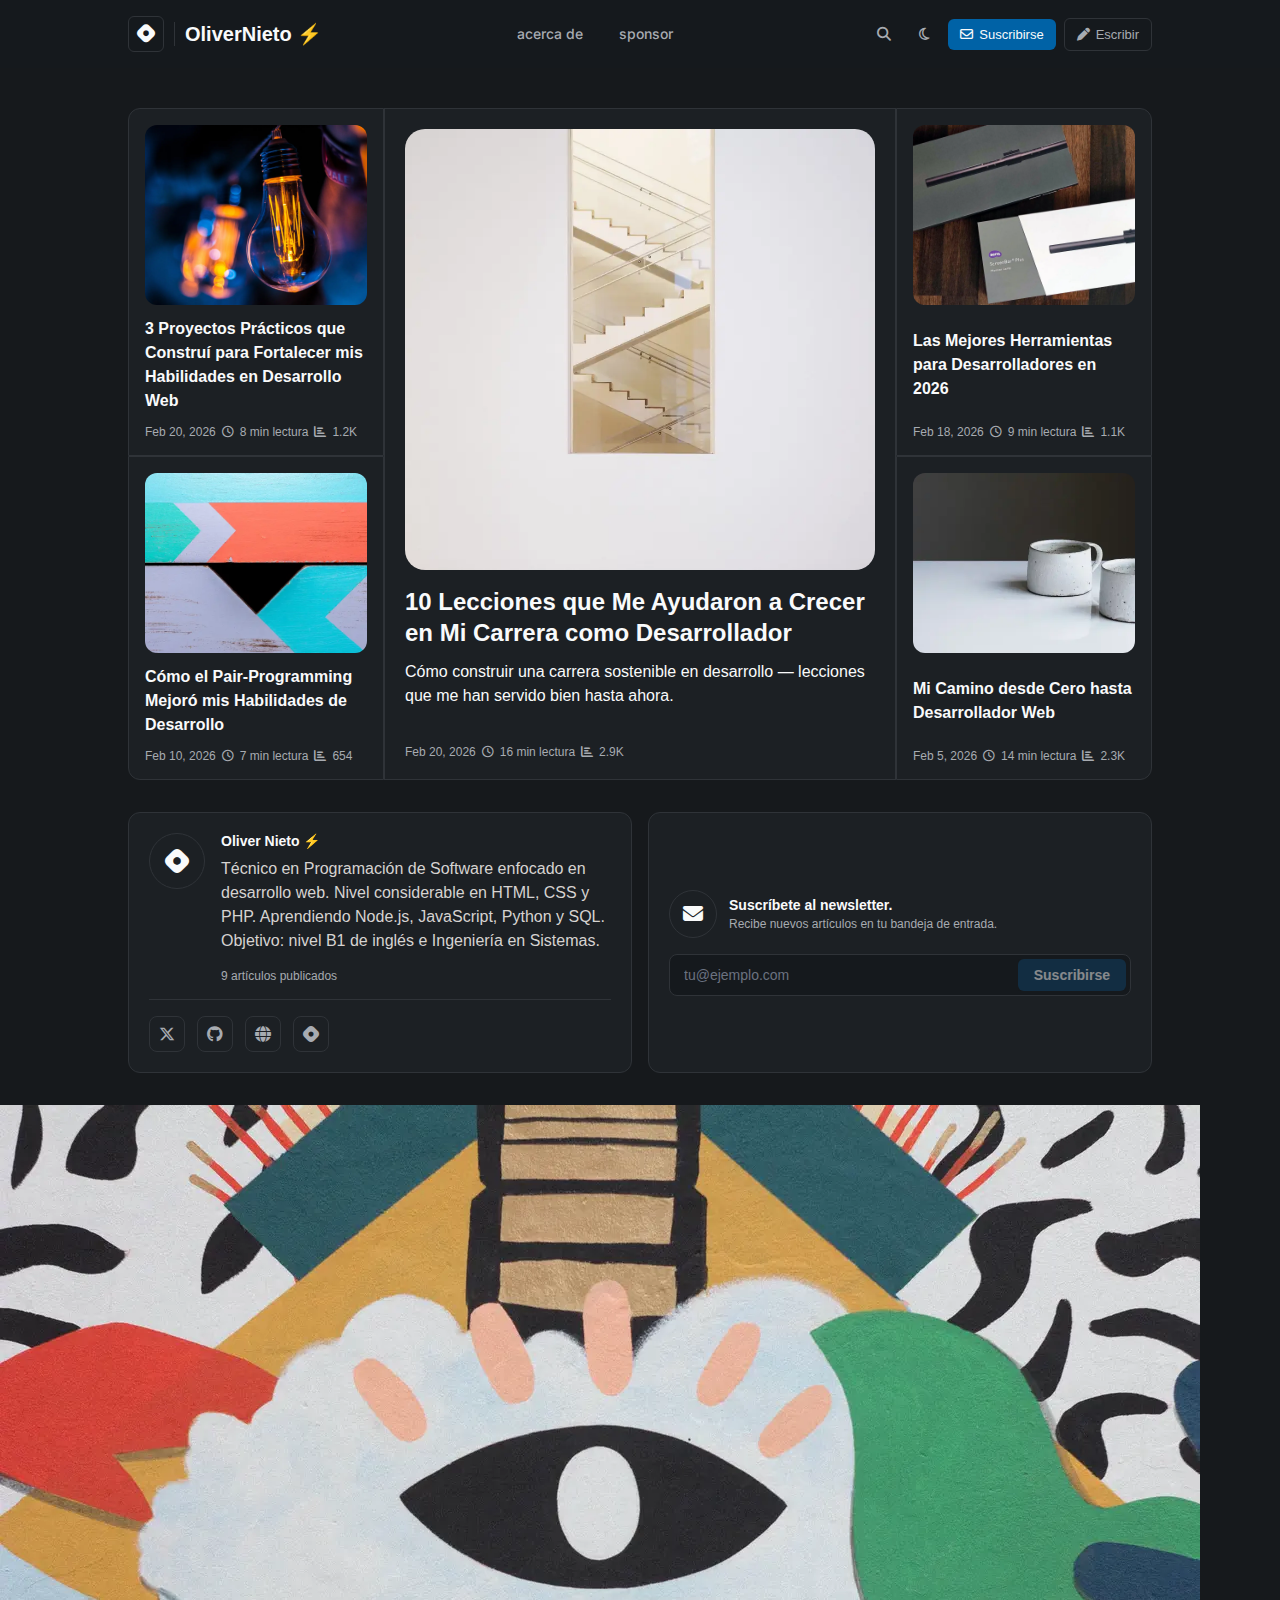
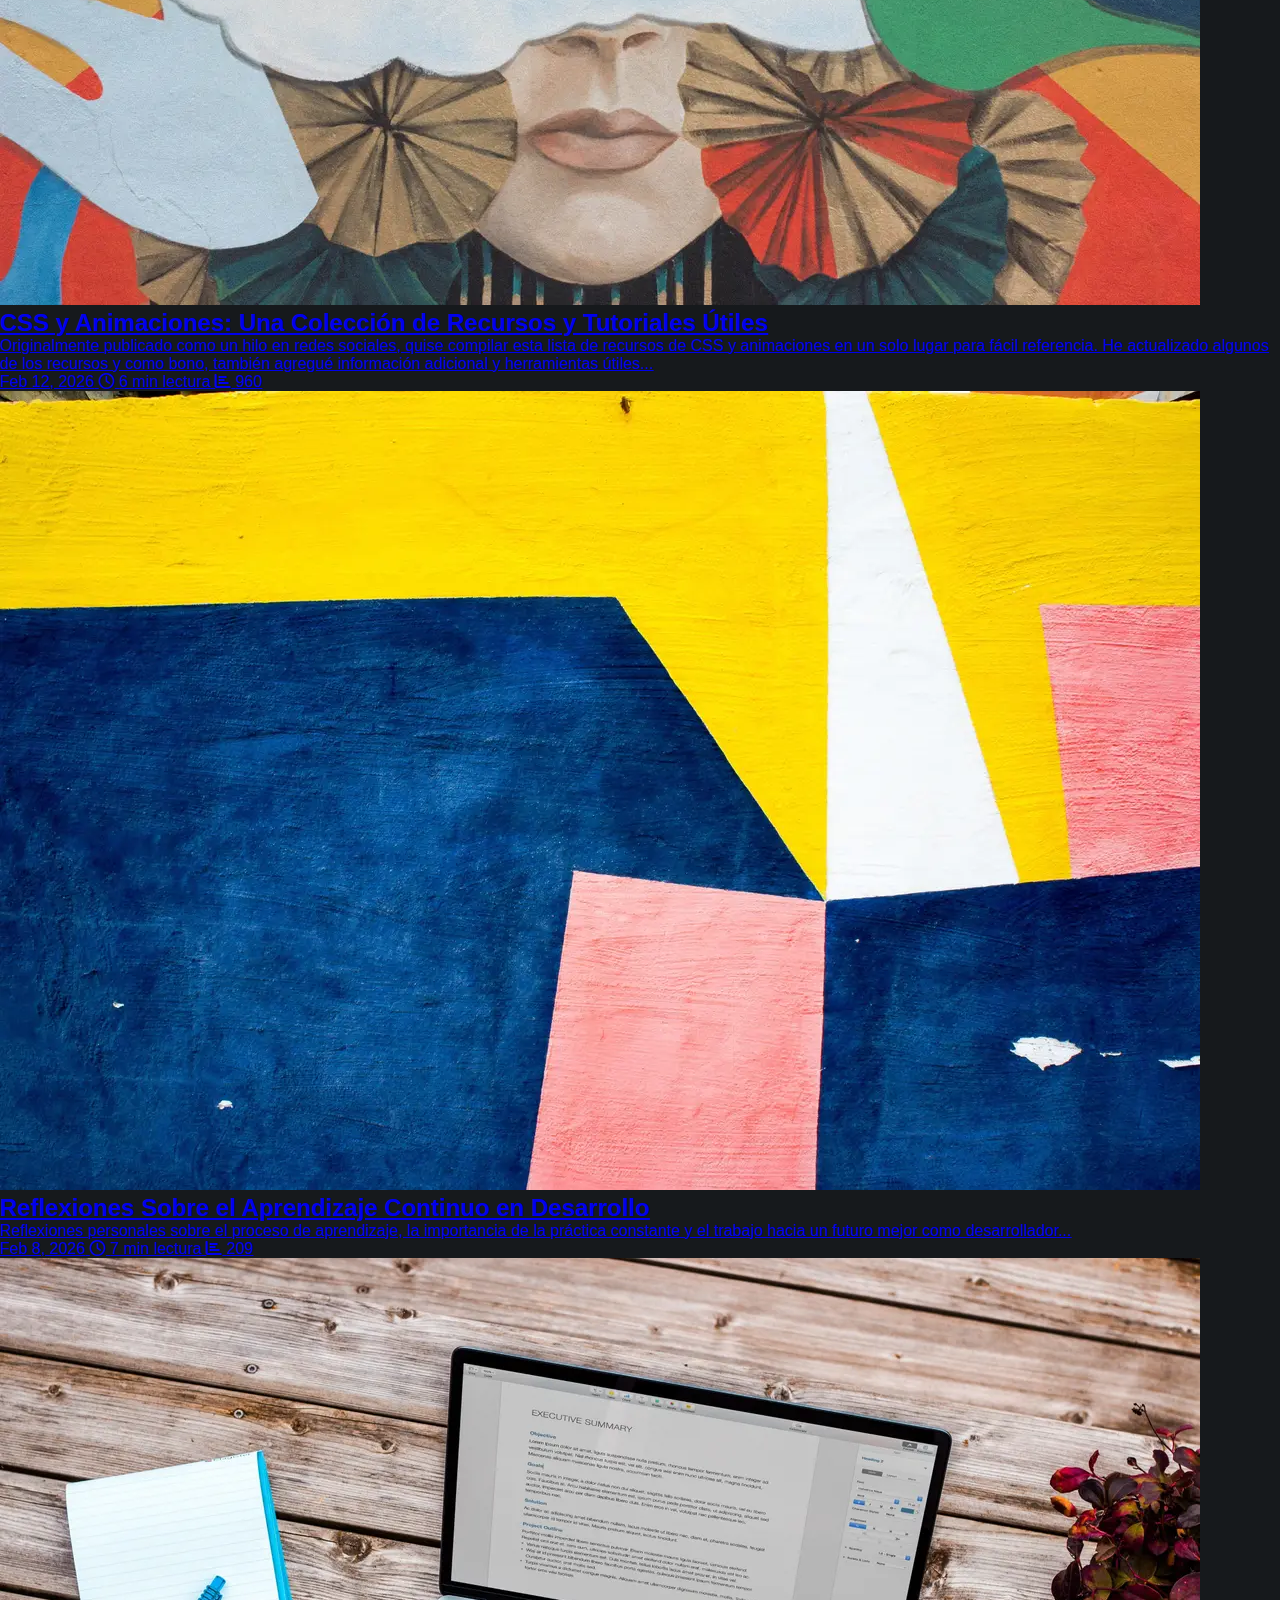
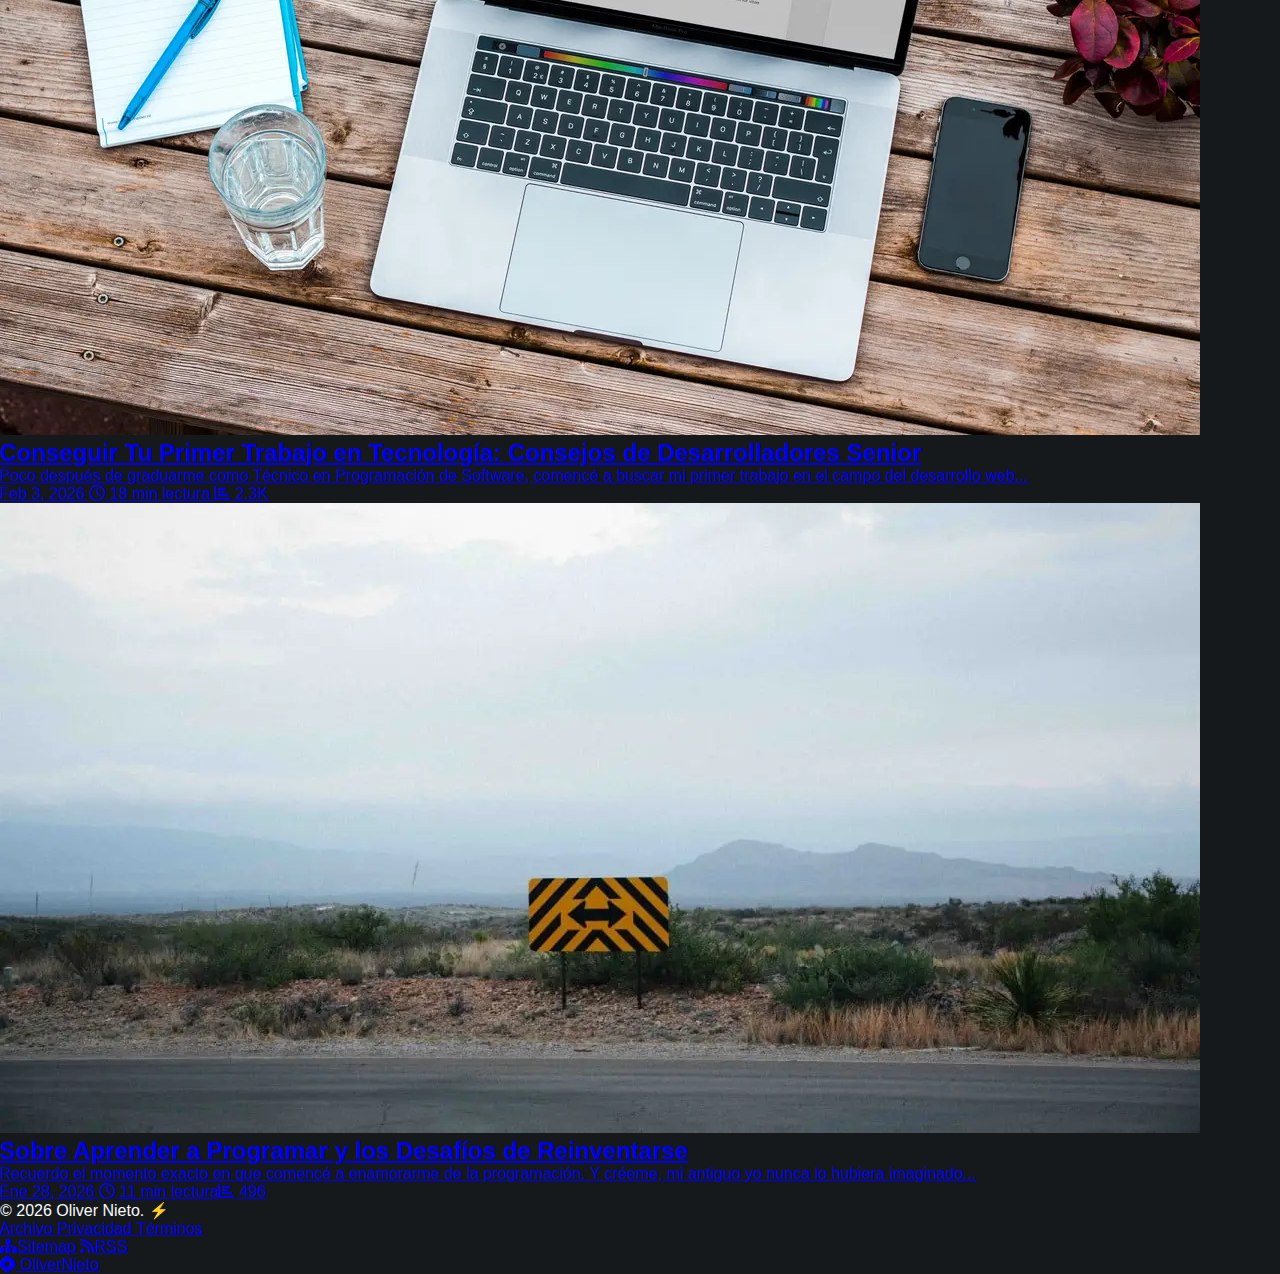
<file: index.html>
<!DOCTYPE html>
<html lang="es">

<head>
  <meta charset="UTF-8">
  <meta name="viewport" content="width=device-width, initial-scale=1.0">
  <title>Oliver Nieto ⚡️</title>
  <link rel="icon" href="img/hashnode-brands-solid-full.svg">
  <link href="https://fonts.googleapis.com/css2?family=Inter:wght@400;500;600;700&display=swap" rel="stylesheet">
  <link rel="stylesheet" href="https://cdnjs.cloudflare.com/ajax/libs/font-awesome/6.5.1/css/all.min.css">
  <link rel="stylesheet" href="css/styles.css">
</head>

<body>
  <header class="header__header">
    <div class="header__wrapper">
      <div class="header__content">
        <a
          href="https://hashnode.com/?utm_source=https%3A%2F%2Fblog.anniebombanie.com&utm_medium=referral&utm_campaign=blog_header_logo&utm_content=logo">
          <i class="fa-brands fa-hashnode"></i>
        </a>
        <span></span>
        <a href="index.html" class="header__h1__link">
          <h1>OliverNieto ⚡️</h1>
        </a>
      </div>
      <nav class="header__nav">
        <ul>
          <li><a href="about.html">acerca de</a></li>
          <li><a href="sponsor.html">sponsor</a></li>
        </ul>
      </nav>
      <div class="header__actions">
        <a href="#">
          <i class="fa-solid fa-magnifying-glass"></i>
        </a>
        <div class="header__ui">
          <button class="ui__toggle">
            <i class="fa-regular fa-moon"></i>
          </button>
          <ul class="ui__menu">
            <li>
              <i class="fa-regular fa-sun"></i>
              <span>Claro</span>
            </li>
            <li>
              <i class="fa-regular fa-moon"></i>
              <span>Oscuro</span>
            </li>
            <li>
              <i class="fa-solid fa-laptop"></i>
              <span>Sistema</span>
              <i class="fa-solid fa-check"></i>
            </li>
          </ul>
        </div>

        <button class="ui__newsletter">
          <i class="fa-regular fa-envelope"></i>
          <span>Suscribirse</span>
        </button>
        <button class="ui__write">
          <i class="fa-solid fa-pen"></i>
          <span>Escribir</span>
        </button>
      </div>
    </div>
  </header>

  <main>
    <section class="posts__grid">
      <div class="posts__grid__container">
        <div class="posts__grid__card">
          <a href="card-1.html">
            <img src="img/card-1.webp" alt="card1">
            <h3>3 Proyectos Prácticos que Construí para Fortalecer mis Habilidades en Desarrollo Web</h3>
            <div class="card__info">
              <span>Feb 20, 2026</span>
              <i class="fa-regular fa-clock"></i>
              <span>8 min lectura</span>
              <i class="fa-solid fa-chart-bar"></i>
              <span>1.2K</span>
            </div>
          </a>
        </div>

        <div class="posts__grid__card">
          <a href="#">
            <img src="img/card-3.webp" alt="card3">
            <h3>Las Mejores Herramientas para Desarrolladores en 2026</h3>
            <div class="card__info">
              <span>Feb 18, 2026</span>
              <i class="fa-regular fa-clock"></i>
              <span>9 min lectura</span>
              <i class="fa-solid fa-chart-bar"></i>
              <span>1.1K</span>
            </div>
          </a>
        </div>

        <div class="posts__grid__card">
          <a href="card-2.html">
            <img src="img/card-4.webp" alt="card4">
            <h3>10 Lecciones que Me Ayudaron a Crecer en Mi Carrera como Desarrollador</h3>
            <p>Cómo construir una carrera sostenible en desarrollo — lecciones que me han servido bien hasta ahora.</p>
            <div class="card__info">
              <span>Feb 20, 2026</span>
              <i class="fa-regular fa-clock"></i>
              <span>16 min lectura</span>
              <i class="fa-solid fa-chart-bar"></i>
              <span>2.9K</span>
            </div>
          </a>
        </div>

        <div class="posts__grid__card">
          <a href="#">
            <img src="img/card-2.webp" alt="card2">
            <h3>Cómo el Pair-Programming Mejoró mis Habilidades de Desarrollo</h3>
            <div class="card__info">
              <span>Feb 10, 2026</span>
              <i class="fa-regular fa-clock"></i>
              <span>7 min lectura</span>
              <i class="fa-solid fa-chart-bar"></i>
              <span>654</span>
            </div>
          </a>
        </div>

        <div class="posts__grid__card">
          <a href="#">
            <img src="img/card-5.webp" alt="card5">
            <h3>Mi Camino desde Cero hasta Desarrollador Web</h3>
            <div class="card__info">
              <span>Feb 5, 2026</span>
              <i class="fa-regular fa-clock"></i>
              <span>14 min lectura</span>
              <i class="fa-solid fa-chart-bar"></i>
              <span>2.3K</span>
            </div>
          </a>
        </div>
      </div>
    </section>

    <section class="profile">
      <div class="profile__container">

        <div class="profile__profile">
          <div class="profile__header">
            <div class="profile__logo">
              <i class="fa-brands fa-hashnode"></i>
            </div>
            <div class="profile__content">
              <h3>Oliver Nieto ⚡️</h3>
              <p>Técnico en Programación de Software enfocado en desarrollo web. Nivel considerable en HTML, CSS y PHP.
                Aprendiendo Node.js, JavaScript, Python y SQL. Objetivo: nivel B1 de inglés e Ingeniería en Sistemas.
              </p>
              <span>9 artículos publicados</span>
            </div>
          </div>
          <div class="card__links">
            <a href="#">
              <i class="fa-brands fa-x-twitter"></i>
            </a>
            <a href="https://github.com/OliverN77" target="_blank">
              <i class="fa-brands fa-github"></i>
            </a>
            <a href="#">
              <i class="fa-solid fa-globe"></i>
            </a>
            <a href="#">
              <i class="fa-brands fa-hashnode"></i>
            </a>
          </div>
        </div>

        <div class="profile__newsletter">
          <div class="newsletter__header">
            <i class="fa-solid fa-envelope"></i>
            <div class="newsletter__group">
              <h3>Suscríbete al newsletter.</h3>
              <span>Recibe nuevos artículos en tu bandeja de entrada.</span>
            </div>
          </div>
          <div class="input__group">
            <input type="text" placeholder="tu@ejemplo.com">
            <button type="submit">Suscribirse</button>
          </div>
        </div>
      </div>
    </section>

    <section class="posts__list">
      <div class="post__list__card">
        <a href="#">
          <img src="img/card-6.webp" alt="card6">
          <h2>CSS y Animaciones: Una Colección de Recursos y Tutoriales Útiles</h2>
          <p>Originalmente publicado como un hilo en redes sociales, quise compilar esta lista de recursos de CSS
            y animaciones en un solo lugar para fácil referencia. He actualizado algunos de los recursos y como bono,
            también agregué información adicional y herramientas útiles...</p>
          <span>Feb 12, 2026</span>
          <i class="fa-regular fa-clock"></i>
          <span>6 min lectura</span>
          <i class="fa-solid fa-chart-bar"></i>
          <span>960</span>
        </a>
      </div>

      <div class="post__list__card">
        <a href="#">
          <img src="img/card-7.webp" alt="card7">
          <h2>Reflexiones Sobre el Aprendizaje Continuo en Desarrollo</h2>
          <p>Reflexiones personales sobre el proceso de aprendizaje, la importancia de la práctica constante
            y el trabajo hacia un futuro mejor como desarrollador...</p>
          <span>Feb 8, 2026</span>
          <i class="fa-regular fa-clock"></i>
          <span>7 min lectura</span>
          <i class="fa-solid fa-chart-bar"></i>
          <span>209</span>
        </a>
      </div>

      <div class="post__list__card">
        <a href="#">
          <img src="img/card-8.webp" alt="card8">
          <h2>Conseguir Tu Primer Trabajo en Tecnología: Consejos de Desarrolladores Senior</h2>
          <p>Poco después de graduarme como Técnico en Programación de Software, comencé a buscar mi primer
            trabajo en el campo del desarrollo web...</p>
          <span>Feb 3, 2026</span>
          <i class="fa-regular fa-clock"></i>
          <span>18 min lectura</span>
          <i class="fa-solid fa-chart-bar"></i>
          <span>2.3K</span>
        </a>
      </div>

      <div class="post__list__card">
        <a href="#">
          <img src="img/card-9.webp" alt="card9">
          <h2>Sobre Aprender a Programar y los Desafíos de Reinventarse</h2>
          <p>Recuerdo el momento exacto en que comencé a enamorarme de la programación. Y créeme, mi antiguo yo
            nunca lo hubiera imaginado...</p>
          <span>Ene 28, 2026</span>
          <i class="fa-regular fa-clock"></i>
          <span>11 min lectura</span><i class="fa-solid fa-chart-bar"></i>
          <span>496</span>
        </a>
      </div>
    </section>
  </main>

  <footer>
    <p>&copy; 2026 Oliver Nieto. ⚡️</p>
    <nav>
      <ul>
        <a href="#">
          Archivo
        </a>
        <a href="https://hashnode.com/@privacy">
          Privacidad
        </a>
        <a href="https://hashnode.com/terms">
          Términos
        </a>
      </ul>
    </nav>
    <div class="footer__content">
      <a href="https://blog.anniebombanie.com/sitemap.xml"><i class="fa-solid fa-sitemap"></i>Sitemap</a>
      <a href="https://blog.anniebombanie.com/rss.xml"><i class="fa-solid fa-rss"></i>RSS</a>
    </div>
    <div class="hasnode__link">
      <a href="https://hashnode.com/@olivernieto" target="_blank">
        <i class="fa-brands fa-hashnode"></i>
        <span>OliverNieto</span>
      </a>
    </div>
  </footer>

</body>

</html>
</file>
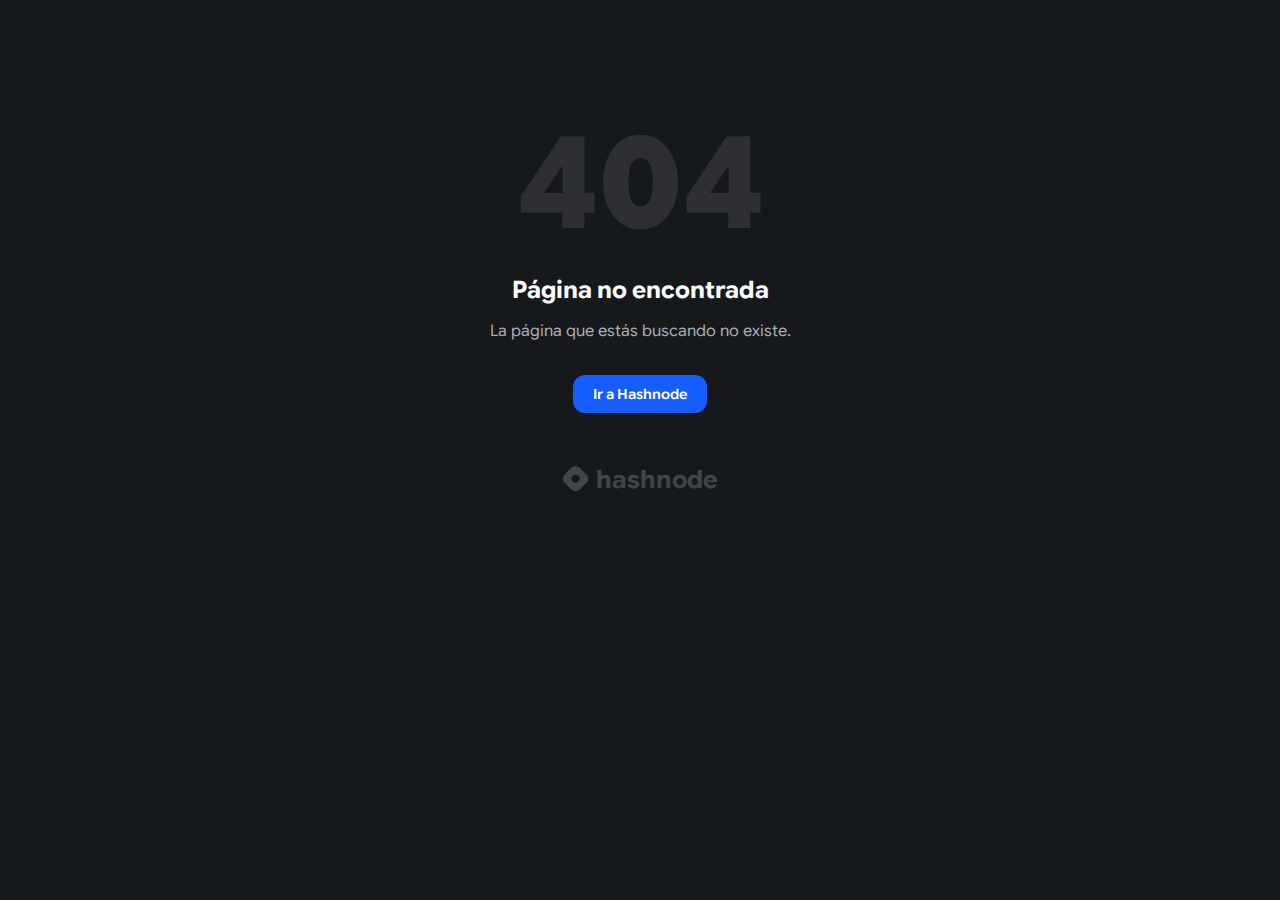
<file: sponsor.html>
<!DOCTYPE html>
<html lang="es">

<head>
    <meta charset="UTF-8">
    <meta name="viewport" content="width=device-width, initial-scale=1.0">
    <title>Post No Encontrado</title>
    <link rel="icon" href="img/hashnode-brands-solid-full.svg">
    <link rel="stylesheet" href="https://cdnjs.cloudflare.com/ajax/libs/font-awesome/6.4.0/css/all.min.css">
    <link rel="stylesheet" href="css/pages/sponsor.css">
    <link rel="stylesheet" href="css/themes/dark-theme.css">
    <link rel="stylesheet" href="css/media-queries/sponsor/desktop-xl.css">
    <link rel="stylesheet" href="css/media-queries/sponsor/desktop.css">
    <link rel="stylesheet" href="css/media-queries/sponsor/tablet-lg.css">
    <link rel="stylesheet" href="css/media-queries/sponsor/tablet.css">
    <link rel="stylesheet" href="css/media-queries/sponsor/mobile-lg.css">
    <link rel="stylesheet" href="css/media-queries/sponsor/mobile.css">
</head>

<body>
    <main class="error-page">
        <div class="error-page__container">
            <h1 class="error-page__code">
                <span class="error-page__digit" data-color-index="0">4</span>
                <span class="error-page__digit" data-color-index="1">0</span>
                <span class="error-page__digit" data-color-index="2">4</span>
            </h1>

            <h2 class="error-page__title">Página no encontrada</h2>

            <p class="error-page__description">
                La página que estás buscando no existe.
            </p>

            <div class="error-page__actions">
                <a href="index.html" class="error-page__button">
                    Ir a Hashnode
                </a>
            </div>

            <div class="hashnode__link">
                <a href="https://hashnode.com/?utm_source=blog_404_page" target="_blank">
                    <i class="fa-brands fa-hashnode"></i>
                    <span>hashnode</span>
                </a>
            </div>
        </div>
    </main>

    <script src="/js/sponsor.js"></script>

</body>

</html>
</file>
<file: css/styles.css>
@import url('https://fonts.googleapis.com/css2?family=Inter:ital,opsz,wght@0,14..32,100..900;1,14..32,100..900&display=swap');

:root {
    --primary-color: #15191d;
    --secondary-color: #f9fafb;
    --tertiary-color: #1c2024;
    --font-family: 'Arial', sans-serif;
    --border-color: #2f3338;
    --bgc: #16191c;
}

* {
    margin: 0;
    padding: 0;
    box-sizing: border-box;
    font-family: var(--font-family);
}

body {
    background-color: var(--bgc);
    color: var(--secondary-color);
}

/* Encabezado y barra de navegación */

.header__header {
    display: flex;
    justify-content: center;
    align-items: center;
    background-color: var(--primary-color);
    padding: 16px 10%;
    position: sticky;
    top: 0;
    z-index: 100;
}

.header__wrapper {
    display: flex;
    justify-content: space-between;
    width: 100%;
    max-width: 1440px;
}

h1 {
    font-size: 20px;
    font-weight: 700;
    color: var(--secondary-color);
}

.header__content {
    display: flex;
    justify-content: center;
    align-items: center;
    gap: 10px;
}

.header__content span {
    height: 24px;
    border-left: 1px solid var(--border-color);
}

.header__h1__link {
    margin: 0;
    padding: 0;
}

.header__content i {
    font-size: 18px;
    color: var(--secondary-color);
    border: 1px solid var(--border-color);
    height: 36px;
    width: 36px;
    display: flex;
    justify-content: center;
    align-items: center;
    border-radius: 0.375rem;
}

.header__content > a {
    background-color: transparent;
    display: flex;
    align-items: center;
    justify-content: flex-start;
    flex-direction: row;
    text-decoration: none;
}

.header__nav {
    display: flex;
    justify-content: center;
    align-items: center;
    flex-direction: column;
}

.header__nav ul {
    display: flex;
    list-style: none;
    justify-content: start;
    align-items: center;
    gap: 12px;
    width: 100%;
    padding: 0 20px;
    margin: auto;
}

.header__nav li {
    font-size: 16px;
    font-weight: 500;
}

.header__nav a {
    color: #a7abb1;
    text-decoration: none;
    transition: color 0.3s ease, background-color 0.3s ease;
    height: 32px;
    padding: 0.5rem 0.75rem;
    font: 500 0.875rem/1.25rem "Inter", sans-serif;
    border-radius: 6px;
    display: flex;
    align-items: center;
}

.header__nav a:hover {
    background-color: var(--tertiary-color);
    color: var(--secondary-color);
}

.header__actions {
    display: flex;
    align-items: center;
    justify-content: flex-end;
    gap: 8px;
}

.header__actions a,
.ui__toggle {
    display: flex;
    align-items: center;
    justify-content: center;
    gap: 5px;
    color: #a7abb1;
    text-decoration: none;
    transition: color 0.3s ease, background-color 0.3s ease;
    height: 32px;
    width: 32px;
    font-size: 14px;
    cursor: pointer;
    border-radius: 6px;
}

.header__actions a:hover {
    background-color: var(--tertiary-color);
    color: var(--secondary-color);
}

.header__ui {
    display: flex;
    align-items: center;
    gap: 12px;
    position: relative;
}

.ui__toggle {
    background: none;
    border: none;
    padding: 0;
}

.ui__toggle:hover {
    background-color: var(--tertiary-color);
    color: var(--secondary-color);
}

.ui__menu {
    display: none;
    position: absolute;
    top: 100%;
    left: -150%;
    transform: translateX(-50%);
    background-color: var(--primary-color);
    border: 1px solid var(--border-color);
    border-radius: 8px;
    list-style: none;
    margin: 4px 0 0;
    padding: 6px 0;
    min-width: 160px;
    box-shadow: 0 4px 12px rgba(0, 0, 0, 0.4);
    z-index: 10;
}

.header__ui:active .ui__menu,
.header__ui:focus-within .ui__menu {
    display: block;
    z-index: 1;
}

.ui__menu li {
    display: flex;
    align-items: center;
    gap: 10px;
    padding: 8px 16px;
    cursor: pointer;
    color: #e0e0e0;
    font-size: 0.9rem;
    transition: background-color 0.2s;
}

.ui__menu li:hover {
    background-color: var(--tertiary-color);
}

.ui__menu li i:first-child {
    width: 20px;
    text-align: center;
    font-size: 1rem;
}

.ui__menu li span {
    flex: 1;
}

.ui__menu li i.fa-check {
    font-size: 0.8rem;
    color: var(--secondary-color);
}

.ui__newsletter,
.ui__write {
    display: flex;
    justify-content: center;
    align-items: center;
    border: none;
    border-radius: 6px;
    padding: 8px 12px;
    gap: 6px;
    font-size: 13px;
    cursor: pointer;
    transition: background-color 0.3s ease;
}

.ui__newsletter {
    background-color: #0062a6;
}

.ui__newsletter:hover {
    background-color: #004d80;
    transition: background-color 0.3s ease;
}

.ui__newsletter i,
.ui__newsletter span {
    color: var(--secondary-color);
    font-size: 13px;
}

.ui__write {
    background: none;
    color: #a7abb1;
    border: 1px solid var(--border-color);
}

.ui__write:hover {
    background-color: var(--tertiary-color);
    cursor: pointer;
}

/* Contenido principal */

main {
    display: flex;
    flex-direction: column;
    gap: 32px;
    padding-top: 40px;
}

.posts__grid {
    padding: 0 10%;
}

.posts__grid__card>a {
    text-decoration: none;
    display: flex;
    flex-direction: column;
    justify-content: space-between;
    height: 100%;
}

.posts__grid__container {
    display: grid;
    grid-template-columns: 1fr 2fr 1fr;
    grid-template-rows: auto auto;
    max-width: 1440px;
    width: 100%;
    margin: 0 auto;
    gap: 0;
}

.posts__grid__card:nth-child(1) img,
.posts__grid__card:nth-child(2) img,
.posts__grid__card:nth-child(4) img,
.posts__grid__card:nth-child(5) img {
    border-radius: 12px;
    max-width: 100%;
    width: 100%;
    height: 180px;
    object-fit: cover;
    margin-bottom: 12px;
}

.posts__grid__card:nth-child(1) {
    border-radius: 12px 0 0 0;
}

.posts__grid__card:nth-child(2) {
    border-radius: 0 12px 0 0;
}

.posts__grid__card:nth-child(3) {
    display: flex;
    flex-direction: column;
    justify-content: space-between;
    padding: 20px;
    gap: 0;
    grid-column: 2;
    grid-row: 1 / 3;
    background-color: var(--tertiary-color);
    border: 1px solid var(--border-color);
    overflow: hidden;
}

.posts__grid__card:nth-child(3)>a {
    display: flex;
    flex-direction: column;
    height: 100%;
    gap: 12px;
}

.posts__grid__card:nth-child(3)>a>img {
    width: 100%;
    height: 70%;
    border-radius: 20px;
    object-fit: cover;
    margin-bottom: 4px;
}

.posts__grid__card:nth-child(3)>a>h3 {
    font-size: 24px;
    font-weight: 700;
    line-height: 1.3;
    margin: 0;
    color: var(--secondary-color);
}

.posts__grid__card:nth-child(3)>a>p {
    text-decoration: none;
    color: var(--secondary-color);
    line-height: 1.5;
    font-size: 16px;
    margin: 0;
}

.posts__grid__card:nth-child(3) .card__info {
    padding: 0;
    margin-top: auto;
}

/* Seleccionar todos los .posts__grid__card excepto el tercero */

.posts__grid__card:not(:nth-child(3)) {
    display: flex;
    justify-content: space-between;
    padding: 0;
    gap: 12px;
    flex-direction: column;
    background-color: var(--tertiary-color);
    border: 1px solid var(--border-color);
    overflow: hidden;
    padding: 16px;
}

.posts__grid__card:nth-child(4) {
    border-radius: 0 0 0 12px;
}

.posts__grid__card:nth-child(5) {
    border-radius: 0 0 12px 0;
}

.posts__grid__card h3:not(:nth-child(3)) {
    color: var(--secondary-color);
    font-size: 16px;
    font-weight: 600;
    line-height: 1.5;
    margin-bottom: 12px;
}

.card__info {
    display: flex;
    align-items: center;
    gap: 6px;
    color: #a7abb1;
    font-size: 0.75rem;
}

.card__info i {
    font-size: 0.75rem;
}

.card__info span {
    font-size: 12px;
}

.profile {
    padding: 0 10%;
}


.profile__container {
    display: grid;
    grid-template-columns: 1fr 1fr;
    gap: 16px;
    max-width: 1440px;
    width: 100%;
    margin: 0 auto;
}

.profile__profile {
    display: flex;
    flex-direction: column;
    gap: 16px;
    background-color: var(--tertiary-color);
    border: 1px solid var(--border-color);
    padding: 20px;
    border-radius: 12px;
}

.profile__header {
    display: flex;
    align-items: start;
    gap: 16px;
}

.profile__logo {
    display: flex;
    justify-content: center;
    align-items: center;
    font-size: 24px;
    min-width: 56px;
    min-height: 56px;
    border-radius: 50%;
    border: 1px solid var(--border-color);
}

.profile__content h3 {
    font-size: 14px;
    color: var(--secondary-color);
}

.profile__content p {
    font-size: 16px;
    color: #d6d3d1;
    font-family: var(--font-family);
    line-height: 1.5
}

.profile__content span {
    font-size: 12px;
    color: #a7abb1;
    margin-top: 8px;
}

.profile__content {
    display: flex;
    flex-direction: column;
    gap: 8px;
}

.card__links {
    display: flex;
    border-top: 1px solid var(--border-color);
    justify-content: start;
    align-items: center;
    flex-direction: row;
    gap: 12px;
    padding: 16px 0 0;
}

.card__links a {
    display: flex;
    justify-content: center;
    align-items: center;
    color: #a7abb1;
    text-decoration: none;
    transition: color 0.3s ease;
    font-size: 16px;
    height: 36px;
    width: 36px;
    border: 1px solid var(--border-color);
    border-radius: 8px;
}

.card__links a:hover {
    background-color: var(--tertiary-color);
    color: var(--secondary-color);
}

.profile__newsletter {
    display: flex;
    justify-content: center;
    flex-direction: column;
    gap: 16px;
    background-color: var(--tertiary-color);
    border: 1px solid var(--border-color);
    padding: 20px;
    border-radius: 12px;
}

.newsletter__header {
    display: flex;
    align-items: center;
    flex-direction: row;
    gap: 12px;
}

.newsletter__group {
    display: flex;
    justify-content: center;
    flex-direction: column;
}

.newsletter__group span {
    font-size: 12px;
    color: #a7abb1;
}

.newsletter__header h3 {
    font-size: 14px;
    margin: 0 0 4px;
    color: var(--secondary-color);
    font-family: var(--font-family);
}

.newsletter__header i {
    display: flex;
    justify-content: center;
    align-items: center;
    font-size: 20px;
    color: var(--secondary-color);
    border: 1px solid var(--border-color);
    border-radius: 50%;
    width: 48px;
    height: 48px;
}

.input__group {
    display: flex;
    align-items: center;
    position: relative;
    width: 100%;
    background-color: var(--primary-color);
    border: 1px solid var(--border-color);
    border-radius: 8px;
    overflow: hidden;
}

.input__group input {
    flex: 1;
    padding: 12px 14px;
    border: none;
    background: transparent;
    color: var(--secondary-color);
    font-size: 14px;
    font-family: var(--font-family);
    outline: none;
}

.input__group input::placeholder {
    color: #6b7280;
}

.input__group button {
    padding: 8px 16px;
    margin: 4px;
    border-radius: 6px;
    border: none;
    background-color: #114368;
    color: var(--secondary-color);
    font-size: 14px;
    font-weight: 600;
    font-family: var(--font-family);
    white-space: nowrap;
    transition: background-color 0.3s ease, opacity 0.3s ease;
    opacity: 0.5;
    z-index: 1;
    position: relative;
}

.input__group input:not(:placeholder-shown)~button {
    background-color: #0062a6;
    opacity: 1;
    z-index: 1;
}

.input__group input:placeholder-shown~button {
    pointer-events: none;
    cursor: default;
}

.input__group input:not(:placeholder-shown)~button:hover {
    background-color: #035c99;
}
</file>
<file: css/pages/sponsor.css>
@font-face {
    font-family: "Google Sans Flex";
    src: url("../../fonts/GoogleSansFlex/GoogleSansFlex-VariableFont_GRAD\,ROND\,opsz\,slnt\,wdth\,wght.ttf") format("truetype");
}

:root {
    --font-family: "Google Sans Flex", sans-serif;
    --font-size-xs: 1.2rem;
    --font-size-sm: 1.3rem;
    --font-size-md: 1.4rem;
    --font-size-lg: 1.6rem;
    --radius-sm: 0.6rem;
    --radius-lg: 1.2rem;
}

* {
    box-sizing: border-box;
    font-family: var(--font-family);
    margin: 0;
    padding: 0;
}

html {
    font-size: 62.5%;
}

body {
    background-color: var(--bg-page-dark);
    overflow-x: hidden;
}

/* =====================
   DIGIT ANIMATIONS
   ===================== */

@keyframes digit-spin {
    from {
        transform: rotate(0deg);
    }

    to {
        transform: rotate(360deg);
    }
}

@keyframes digit-bounce {

    0%,
    100% {
        transform: translateY(0);
    }

    30% {
        transform: translateY(-5rem);
    }

    60% {
        transform: translateY(-2.5rem);
    }
}

@keyframes digit-shake {

    0%,
    100% {
        transform: translateX(0) rotate(0deg);
    }

    20% {
        transform: translateX(-1.5rem) rotate(-6deg);
    }

    40% {
        transform: translateX(1.5rem) rotate(6deg);
    }

    60% {
        transform: translateX(-1rem) rotate(-3deg);
    }

    80% {
        transform: translateX(1rem) rotate(3deg);
    }
}

@keyframes digit-pop {
    0% {
        transform: scale(1);
    }

    40% {
        transform: scale(1.5);
    }

    70% {
        transform: scale(0.9);
    }

    100% {
        transform: scale(1);
    }
}

@keyframes digit-flip {
    0% {
        transform: rotateY(0deg);
    }

    50% {
        transform: rotateY(180deg);
    }

    100% {
        transform: rotateY(360deg);
    }
}

@keyframes digit-wobble {

    0%,
    100% {
        transform: rotate(0deg);
    }

    20% {
        transform: rotate(-20deg);
    }

    50% {
        transform: rotate(20deg);
    }

    75% {
        transform: rotate(-10deg);
    }
}

.digit-anim-spin {
    animation: digit-spin 0.6s ease forwards;
}

.digit-anim-bounce {
    animation: digit-bounce 0.65s cubic-bezier(0.36, 0.07, 0.19, 0.97) forwards;
}

.digit-anim-shake {
    animation: digit-shake 0.55s ease forwards;
}

.digit-anim-pop {
    animation: digit-pop 0.45s cubic-bezier(0.36, 0.07, 0.19, 0.97) forwards;
}

.digit-anim-flip {
    animation: digit-flip 0.65s ease forwards;
}

.digit-anim-wobble {
    animation: digit-wobble 0.55s ease forwards;
}
</file>
<file: css/themes/dark-theme.css>
:root {
    --bg-page-dark: #16191c;
    --bg-surface-dark: #1c2024;
    --border-dark: #2f3338;
    --text-primary-dark: #f9fafb;
    --text-muted-dark: #a7abb1;
}
</file>
<file: css/media-queries/sponsor/desktop-xl.css>
/* =====================
   DESKTOP XL — min-width: 1281px
   ===================== */

@media (min-width: 1281px) {
    /* =====================
   ERROR PAGE
   ===================== */

    .error-page {
        background-color: var(--bg-page-dark);
        align-items: center;
        display: flex;
        justify-content: center;
        min-height: 100dvh;
        padding-bottom: 31.5vh;
    }

    .error-page__container {
        align-items: center;
        display: flex;
        flex-direction: column;
        gap: 1.6rem;
        padding: 4rem 2rem;
        text-align: center;
    }

    .error-page__code {
        display: flex;
        font-size: 12.8rem;
        font-weight: 800;
        gap: 0.4rem;
        line-height: 1;
        user-select: none;
    }

    .error-page__digit {
        cursor: pointer;
        display: inline-block;
        transition: color 0.3s ease, transform 0.3s ease-in-out;
    }

    .error-page__digit:hover {
        transform: scale(1.1) rotate(-10deg);
    }

    .error-page__digit:nth-child(1) {
        color: var(--border-dark);
    }

    .error-page__digit:nth-child(2) {
        color: var(--border-dark);
    }

    .error-page__digit:nth-child(3) {
        color: var(--border-dark);
    }

    .error-page__title {
        color: var(--text-primary-dark);
        font-size: 2.4rem;
        font-weight: 700;
        margin-top: 1rem;
    }

    .error-page__description {
        color: var(--text-muted-dark);
        font-size: var(--font-size-lg);
        max-width: 38rem;
    }

    .error-page__actions {
        display: flex;
        gap: 1.2rem;
        flex-wrap: wrap;
        justify-content: center;
        margin-top: 0.8rem;
    }

    .error-page__button {
        align-items: center;
        border-radius: var(--radius-lg);
        display: flex;
        font-size: var(--font-size-md);
        font-weight: 600;
        gap: 0.8rem;
        margin-top: 1rem;
        padding: 1rem 2rem;
        text-decoration: none;
        background-color: #155dfc;
        color: #ffffff;
        transition: background-color 0.2s ease;
    }

    .error-page__button:hover {
        background-color: #1447e6;
        transition: background-color 0.2s ease;
    }

    .hashnode__link {
        margin-top: 3.5rem;
        height: 100%;
        width: 100%;
    }

    .hashnode__link a {
        align-items: center;
        color: var(--border-dark);
        display: flex;
        font-weight: 600;
        gap: 0.8rem;
        justify-content: center;
        text-decoration: none;
        transition: color 0.3s;
    }

    .hashnode__link a:hover {
        color: var(--text-muted-dark);
        transition: color 0.3s;
    }

    .hashnode__link i {
        font-size: 2.5rem;
    }

    .hashnode__link span {
        font-size: 2.5rem;
        font-weight: 700;
    }


    .error-page__logo {
        height: 2.4rem;
    }
}
</file>
<file: css/media-queries/sponsor/desktop.css>
/* =====================
   DESKTOP — 1025px to 1280px
   ===================== */

@media (min-width: 1025px) and (max-width: 1280px) {

    /* =====================
   ERROR PAGE
   ===================== */

    .error-page {
        align-items: center;
        display: flex;
        justify-content: center;
        min-height: 100dvh;
        padding-bottom: 31.5vh;
    }

    .error-page__container {
        align-items: center;
        display: flex;
        flex-direction: column;
        gap: 1.6rem;
        padding: 4rem 2rem;
        text-align: center;
    }

    .error-page__code {
        display: flex;
        font-size: 12.8rem;
        font-weight: 800;
        gap: 0.4rem;
        line-height: 1;
        user-select: none;
    }

    .error-page__digit {
        cursor: pointer;
        display: inline-block;
        transition: color 0.3s ease, transform 0.3s ease-in-out;
    }

    .error-page__digit:hover {
        transform: scale(1.1) rotate(-10deg);
    }

    .error-page__digit:nth-child(1) {
        color: #2d2f32;
    }

    .error-page__digit:nth-child(2) {
        color: #2d2f32;
    }

    .error-page__digit:nth-child(3) {
        color: #2d2f32;
    }

    .error-page__title {
        color: var(--text-primary-dark);
        font-size: 2.4rem;
        font-weight: 700;
        margin-top: 1rem;
    }

    .error-page__description {
        color: var(--text-muted-dark);
        font-size: var(--font-size-lg);
        max-width: 38rem;
    }

    .error-page__actions {
        display: flex;
        gap: 1.2rem;
        flex-wrap: wrap;
        justify-content: center;
        margin-top: 0.8rem;
    }

    .error-page__button {
        align-items: center;
        border-radius: var(--radius-lg);
        display: flex;
        font-size: var(--font-size-md);
        font-weight: 600;
        gap: 0.8rem;
        margin-top: 1rem;
        padding: 1rem 2rem;
        text-decoration: none;
        background-color: #155dfc;
        color: #ffffff;
        transition: background-color 0.2s ease;
    }

    .error-page__button:hover {
        background-color: #1447e6;
        transition: background-color 0.2s ease;
    }

    .hashnode__link {
        margin-top: 3.5rem;
        height: 100%;
        width: 100%;
    }

    .hashnode__link a {
        align-items: center;
        color: #414549;
        display: flex;
        font-weight: 600;
        gap: 0.8rem;
        justify-content: center;
        text-decoration: none;
        transition: color 0.2s;
    }

    .hashnode__link a:hover {
        color: var(--text-muted-dark);
        transition: color 0.2s;
    }

    .hashnode__link i {
        font-size: 2.5rem;
    }

    .hashnode__link span {
        font-size: 2.5rem;
        font-weight: 700;
    }


    .error-page__logo {
        height: 2.4rem;
    }

    /* =====================
   DIGIT ANIMATIONS
   ===================== */

    @keyframes digit-spin {
        from {
            transform: rotate(0deg);
        }

        to {
            transform: rotate(360deg);
        }
    }

    @keyframes digit-bounce {

        0%,
        100% {
            transform: translateY(0);
        }

        30% {
            transform: translateY(-5rem);
        }

        60% {
            transform: translateY(-2.5rem);
        }
    }

    @keyframes digit-shake {

        0%,
        100% {
            transform: translateX(0) rotate(0deg);
        }

        20% {
            transform: translateX(-1.5rem) rotate(-6deg);
        }

        40% {
            transform: translateX(1.5rem) rotate(6deg);
        }

        60% {
            transform: translateX(-1rem) rotate(-3deg);
        }

        80% {
            transform: translateX(1rem) rotate(3deg);
        }
    }

    @keyframes digit-pop {
        0% {
            transform: scale(1);
        }

        40% {
            transform: scale(1.5);
        }

        70% {
            transform: scale(0.9);
        }

        100% {
            transform: scale(1);
        }
    }

    @keyframes digit-flip {
        0% {
            transform: rotateY(0deg);
        }

        50% {
            transform: rotateY(180deg);
        }

        100% {
            transform: rotateY(360deg);
        }
    }

    @keyframes digit-wobble {

        0%,
        100% {
            transform: rotate(0deg);
        }

        20% {
            transform: rotate(-20deg);
        }

        50% {
            transform: rotate(20deg);
        }

        75% {
            transform: rotate(-10deg);
        }
    }

    .digit-anim-spin {
        animation: digit-spin 0.6s ease forwards;
    }

    .digit-anim-bounce {
        animation: digit-bounce 0.65s cubic-bezier(0.36, 0.07, 0.19, 0.97) forwards;
    }

    .digit-anim-shake {
        animation: digit-shake 0.55s ease forwards;
    }

    .digit-anim-pop {
        animation: digit-pop 0.45s cubic-bezier(0.36, 0.07, 0.19, 0.97) forwards;
    }

    .digit-anim-flip {
        animation: digit-flip 0.65s ease forwards;
    }

    .digit-anim-wobble {
        animation: digit-wobble 0.55s ease forwards;
    }
}
</file>
<file: css/media-queries/sponsor/tablet-lg.css>
/* =====================
   TABLET LANDSCAPE — 768px to 1024px
   ===================== */

@media (min-width: 768px) and (max-width: 1024px) and (orientation: landscape) {

    /* =====================
   ERROR PAGE
   ===================== */

    .error-page {
        align-items: center;
        display: flex;
        justify-content: center;
        min-height: 100dvh;
        padding-bottom: 31.5vh;
    }

    .error-page__container {
        align-items: center;
        display: flex;
        flex-direction: column;
        gap: 1.6rem;
        padding: 4rem 2rem;
        text-align: center;
    }

    .error-page__code {
        display: flex;
        font-size: 12.8rem;
        font-weight: 800;
        gap: 0.4rem;
        line-height: 1;
        user-select: none;
    }

    .error-page__digit {
        cursor: pointer;
        display: inline-block;
        transition: color 0.3s ease, transform 0.3s ease-in-out;
    }

    .error-page__digit:hover {
        transform: scale(1.1) rotate(-10deg);
    }

    .error-page__digit:nth-child(1) {
        color: #2d2f32;
    }

    .error-page__digit:nth-child(2) {
        color: #2d2f32;
    }

    .error-page__digit:nth-child(3) {
        color: #2d2f32;
    }

    .error-page__title {
        color: var(--text-primary-dark);
        font-size: 2.4rem;
        font-weight: 700;
        margin-top: 1rem;
    }

    .error-page__description {
        color: var(--text-muted-dark);
        font-size: var(--font-size-lg);
        max-width: 38rem;
    }

    .error-page__actions {
        display: flex;
        gap: 1.2rem;
        flex-wrap: wrap;
        justify-content: center;
        margin-top: 0.8rem;
    }

    .error-page__button {
        align-items: center;
        border-radius: var(--radius-lg);
        display: flex;
        font-size: var(--font-size-md);
        font-weight: 600;
        gap: 0.8rem;
        margin-top: 1rem;
        padding: 1rem 2rem;
        text-decoration: none;
        background-color: #155dfc;
        color: #ffffff;
        transition: background-color 0.2s ease;
    }

    .error-page__button:hover {
        background-color: #1447e6;
        transition: background-color 0.2s ease;
    }

    .hashnode__link {
        margin-top: 3.5rem;
        height: 100%;
        width: 100%;
    }

    .hashnode__link a {
        align-items: center;
        color: #414549;
        display: flex;
        font-weight: 600;
        gap: 0.8rem;
        justify-content: center;
        text-decoration: none;
        transition: color 0.2s;
    }

    .hashnode__link a:hover {
        color: var(--text-muted-dark);
        transition: color 0.2s;
    }

    .hashnode__link i {
        font-size: 2.5rem;
    }

    .hashnode__link span {
        font-size: 2.5rem;
        font-weight: 700;
    }


    .error-page__logo {
        height: 2.4rem;
    }

    /* =====================
   DIGIT ANIMATIONS
   ===================== */

    @keyframes digit-spin {
        from {
            transform: rotate(0deg);
        }

        to {
            transform: rotate(360deg);
        }
    }

    @keyframes digit-bounce {

        0%,
        100% {
            transform: translateY(0);
        }

        30% {
            transform: translateY(-5rem);
        }

        60% {
            transform: translateY(-2.5rem);
        }
    }

    @keyframes digit-shake {

        0%,
        100% {
            transform: translateX(0) rotate(0deg);
        }

        20% {
            transform: translateX(-1.5rem) rotate(-6deg);
        }

        40% {
            transform: translateX(1.5rem) rotate(6deg);
        }

        60% {
            transform: translateX(-1rem) rotate(-3deg);
        }

        80% {
            transform: translateX(1rem) rotate(3deg);
        }
    }

    @keyframes digit-pop {
        0% {
            transform: scale(1);
        }

        40% {
            transform: scale(1.5);
        }

        70% {
            transform: scale(0.9);
        }

        100% {
            transform: scale(1);
        }
    }

    @keyframes digit-flip {
        0% {
            transform: rotateY(0deg);
        }

        50% {
            transform: rotateY(180deg);
        }

        100% {
            transform: rotateY(360deg);
        }
    }

    @keyframes digit-wobble {

        0%,
        100% {
            transform: rotate(0deg);
        }

        20% {
            transform: rotate(-20deg);
        }

        50% {
            transform: rotate(20deg);
        }

        75% {
            transform: rotate(-10deg);
        }
    }

    .digit-anim-spin {
        animation: digit-spin 0.6s ease forwards;
    }

    .digit-anim-bounce {
        animation: digit-bounce 0.65s cubic-bezier(0.36, 0.07, 0.19, 0.97) forwards;
    }

    .digit-anim-shake {
        animation: digit-shake 0.55s ease forwards;
    }

    .digit-anim-pop {
        animation: digit-pop 0.45s cubic-bezier(0.36, 0.07, 0.19, 0.97) forwards;
    }

    .digit-anim-flip {
        animation: digit-flip 0.65s ease forwards;
    }

    .digit-anim-wobble {
        animation: digit-wobble 0.55s ease forwards;
    }
}
</file>
<file: css/media-queries/sponsor/tablet.css>
/* =====================
   TABLET — 768px to 1024px
   ===================== */

@media (min-width: 768px) and (max-width: 1024px) {

    /* =====================
   ERROR PAGE
   ===================== */

    .error-page {
        align-items: center;
        display: flex;
        justify-content: center;
        min-height: 100dvh;
        padding-bottom: 31.5vh;
    }

    .error-page__container {
        align-items: center;
        display: flex;
        flex-direction: column;
        gap: 1.6rem;
        padding: 4rem 2rem;
        text-align: center;
    }

    .error-page__code {
        display: flex;
        font-size: 12.8rem;
        font-weight: 800;
        gap: 0.4rem;
        line-height: 1;
        user-select: none;
    }

    .error-page__digit {
        cursor: pointer;
        display: inline-block;
        transition: color 0.3s ease, transform 0.3s ease-in-out;
    }

    .error-page__digit:hover {
        transform: scale(1.1) rotate(-10deg);
    }

    .error-page__digit:nth-child(1) {
        color: var(--border-dark);
    }

    .error-page__digit:nth-child(2) {
        color: var(--border-dark);
    }

    .error-page__digit:nth-child(3) {
        color: var(--border-dark);
    }

    .error-page__title {
        color: var(--text-primary-dark);
        font-size: 2.4rem;
        font-weight: 700;
        margin-top: 1rem;
    }

    .error-page__description {
        color: var(--text-muted-dark);
        font-size: var(--font-size-lg);
        max-width: 38rem;
    }

    .error-page__actions {
        display: flex;
        gap: 1.2rem;
        flex-wrap: wrap;
        justify-content: center;
        margin-top: 0.8rem;
    }

    .error-page__button {
        align-items: center;
        border-radius: var(--radius-lg);
        display: flex;
        font-size: var(--font-size-md);
        font-weight: 600;
        gap: 0.8rem;
        margin-top: 1rem;
        padding: 1rem 2rem;
        text-decoration: none;
        background-color: #155dfc;
        color: #ffffff;
        transition: background-color 0.2s ease;
    }

    .error-page__button:hover {
        background-color: #1447e6;
        transition: background-color 0.2s ease;
    }

    .hashnode__link {
        margin-top: 3.5rem;
        height: 100%;
        width: 100%;
    }

    .hashnode__link a {
        align-items: center;
        color: var(--border-dark);
        display: flex;
        font-weight: 600;
        gap: 0.8rem;
        justify-content: center;
        text-decoration: none;
        transition: color 0.3s;
    }

    .hashnode__link a:hover {
        color: var(--text-muted-dark);
        transition: color 0.3s;
    }

    .hashnode__link i {
        font-size: 2.5rem;
    }

    .hashnode__link span {
        font-size: 2.5rem;
        font-weight: 700;
    }


    .error-page__logo {
        height: 2.4rem;
    }
}
</file>
<file: css/media-queries/sponsor/mobile-lg.css>
/* =====================
   MOBILE LG — 481px to 767px
   ===================== */

@media (min-width: 481px) and (max-width: 767px) {

    /* =====================
   ERROR PAGE
   ===================== */

    .error-page {
        align-items: center;
        display: flex;
        justify-content: center;
        min-height: 100dvh;
        padding-bottom: 31.5vh;
    }

    .error-page__container {
        align-items: center;
        display: flex;
        flex-direction: column;
        gap: 1.6rem;
        padding: 4rem 2rem;
        text-align: center;
    }

    .error-page__code {
        display: flex;
        font-size: 9.6rem;
        font-weight: 800;
        gap: 0.4rem;
        line-height: 1;
        user-select: none;
    }

    .error-page__digit {
        cursor: pointer;
        display: inline-block;
        transition: color 0.3s ease, transform 0.3s ease-in-out;
    }

    .error-page__digit:hover {
        transform: scale(1.1) rotate(-10deg);
    }

    .error-page__digit:nth-child(1) {
        color: #2d2f32;
    }

    .error-page__digit:nth-child(2) {
        color: #2d2f32;
    }

    .error-page__digit:nth-child(3) {
        color: #2d2f32;
    }

    .error-page__title {
        color: var(--text-primary-dark);
        font-size: 2rem;
        font-weight: 700;
        margin-top: 1rem;
    }

    .error-page__description {
        color: var(--text-muted-dark);
        font-size: var(--font-size-lg);
        max-width: 38rem;
    }

    .error-page__actions {
        display: flex;
        gap: 1.2rem;
        flex-wrap: wrap;
        justify-content: center;
        margin-top: 0.8rem;
    }

    .error-page__button {
        align-items: center;
        border-radius: var(--radius-lg);
        display: flex;
        font-size: var(--font-size-md);
        font-weight: 600;
        gap: 0.8rem;
        margin-top: 1rem;
        padding: 1rem 2rem;
        text-decoration: none;
        background-color: #155dfc;
        color: #ffffff;
        transition: background-color 0.2s ease;
    }

    .error-page__button:hover {
        background-color: #1447e6;
        transition: background-color 0.2s ease;
    }

    .hashnode__link {
        margin-top: 3.5rem;
        height: 100%;
        width: 100%;
    }

    .hashnode__link a {
        align-items: center;
        color: #414549;
        display: flex;
        font-weight: 600;
        gap: 0.8rem;
        justify-content: center;
        text-decoration: none;
        transition: color 0.2s;
    }

    .hashnode__link a:hover {
        color: var(--text-muted-dark);
        transition: color 0.2s;
    }

    .hashnode__link i {
        font-size: 2.5rem;
    }

    .hashnode__link span {
        font-size: 2.5rem;
        font-weight: 700;
    }


    .error-page__logo {
        height: 2.4rem;
    }
}
</file>
<file: css/media-queries/sponsor/mobile.css>
/* =====================
   MOBILE — 320px to 480px
   ===================== */

@media (min-width: 320px) and (max-width: 480px) {

    /* =====================
   ERROR PAGE
   ===================== */

    .error-page {
        align-items: center;
        display: flex;
        justify-content: center;
        min-height: 100dvh;
        padding-bottom: 31.5vh;
    }

    .error-page__container {
        align-items: center;
        display: flex;
        flex-direction: column;
        gap: 1.6rem;
        padding: 4rem 2rem;
        text-align: center;
    }

    .error-page__code {
        display: flex;
        font-size: 9.6rem;
        font-weight: 800;
        gap: 0.4rem;
        line-height: 1;
        user-select: none;
    }

    .error-page__digit {
        cursor: pointer;
        display: inline-block;
        transition: color 0.3s ease, transform 0.3s ease-in-out;
    }

    .error-page__digit:hover {
        transform: scale(1.1) rotate(-10deg);
    }

    .error-page__digit:nth-child(1) {
        color: var(--border-dark);
    }

    .error-page__digit:nth-child(2) {
        color: var(--border-dark);
    }

    .error-page__digit:nth-child(3) {
        color: var(--border-dark);
    }

    .error-page__title {
        color: var(--text-primary-dark);
        font-size: 2rem;
        font-weight: 700;
        margin-top: 1rem;
    }

    .error-page__description {
        color: var(--text-muted-dark);
        font-size: var(--font-size-lg);
        max-width: 38rem;
    }

    .error-page__actions {
        display: flex;
        gap: 1.2rem;
        flex-wrap: wrap;
        justify-content: center;
        margin-top: 0.8rem;
    }

    .error-page__button {
        align-items: center;
        border-radius: var(--radius-lg);
        display: flex;
        font-size: var(--font-size-md);
        font-weight: 600;
        gap: 0.8rem;
        margin-top: 1rem;
        padding: 1rem 2rem;
        text-decoration: none;
        background-color: #155dfc;
        color: #ffffff;
        transition: background-color 0.2s ease;
    }

    .error-page__button:hover {
        background-color: #1447e6;
        transition: background-color 0.2s ease;
    }

    .hashnode__link {
        margin-top: 3.5rem;
        height: 100%;
        width: 100%;
    }

    .hashnode__link a {
        align-items: center;
        color: var(--border-dark);
        display: flex;
        font-weight: 600;
        gap: 0.8rem;
        justify-content: center;
        text-decoration: none;
        transition: color 0.3s;
    }

    .hashnode__link a:hover {
        color: var(--text-muted-dark);
        transition: color 0.3s;
    }

    .hashnode__link i {
        font-size: 2.5rem;
    }

    .hashnode__link span {
        font-size: 2.5rem;
        font-weight: 700;
    }


    .error-page__logo {
        height: 2.4rem;
    }
}
</file>
